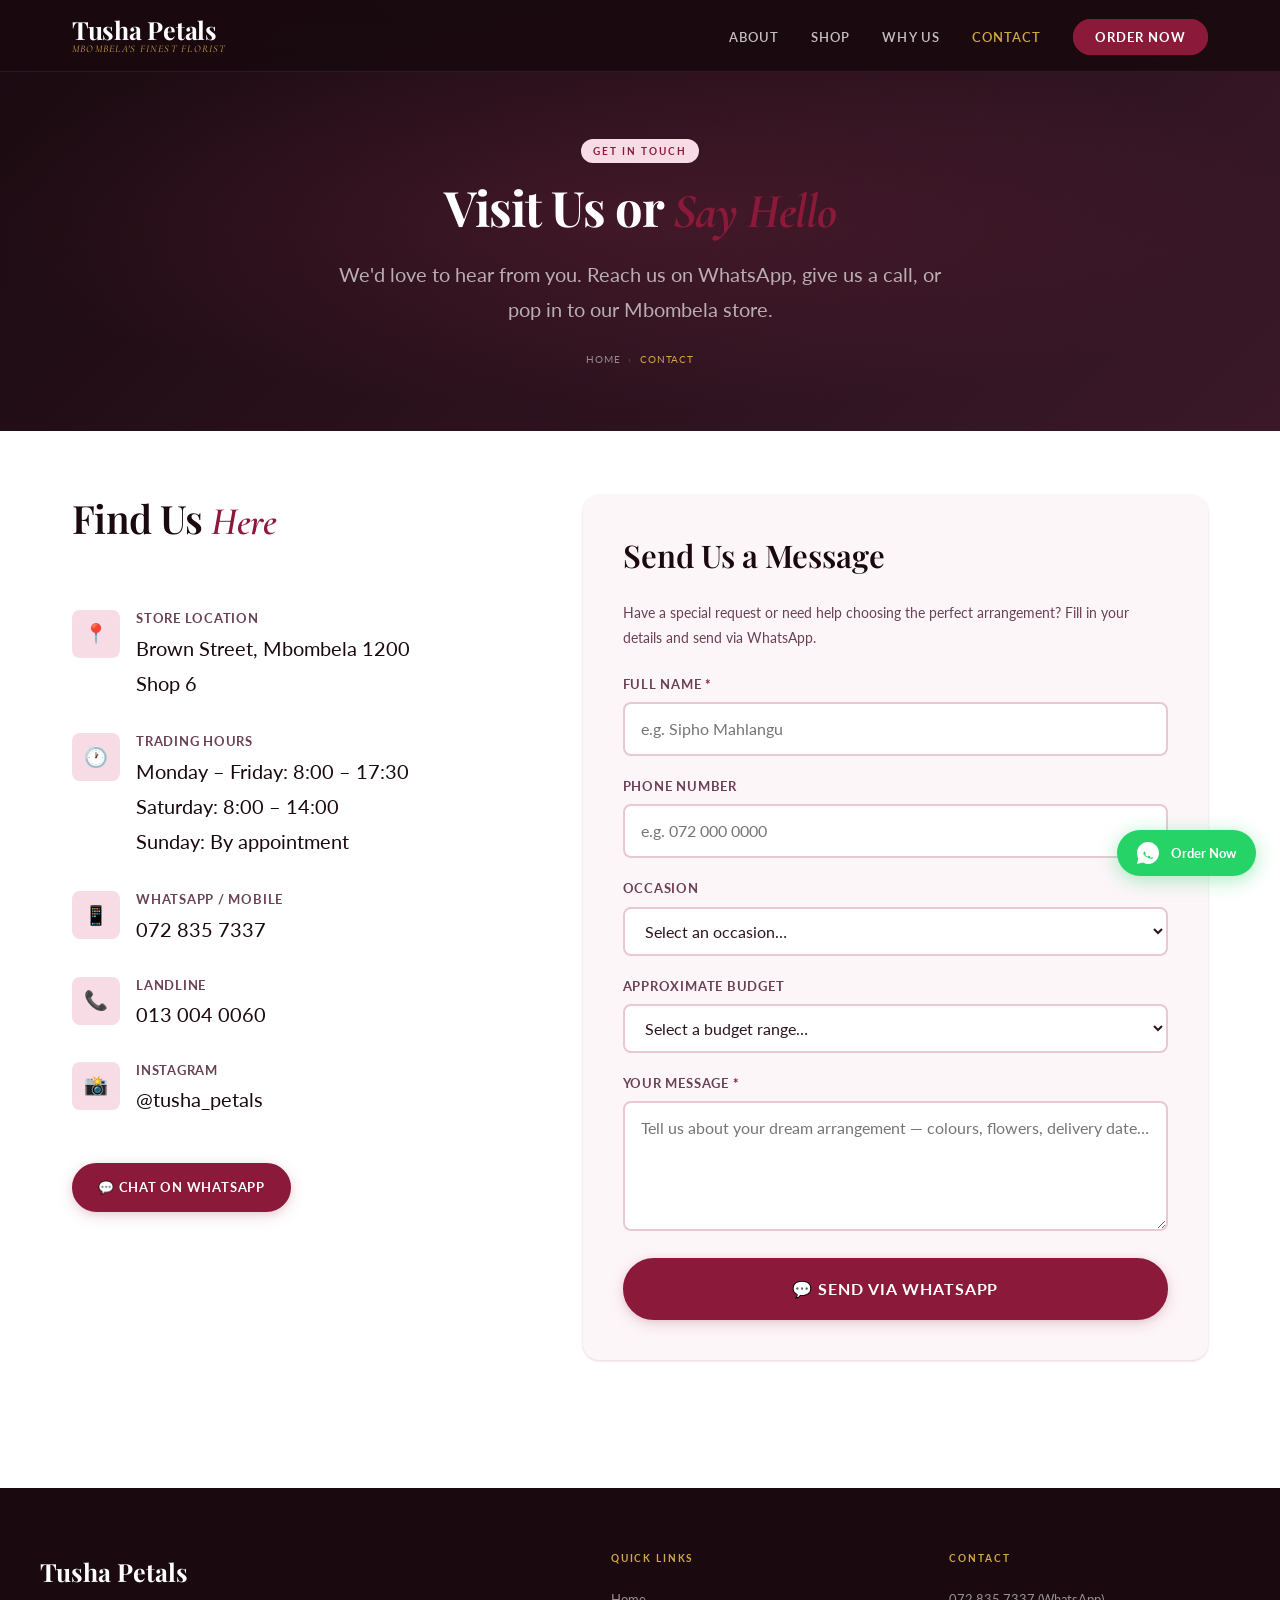
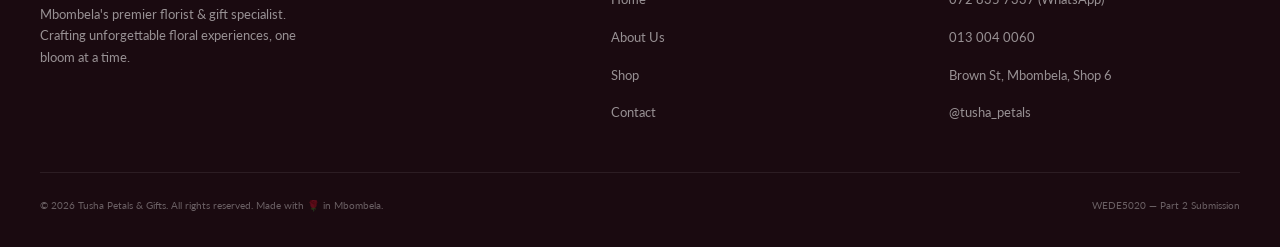
<file: contact.html>
<!DOCTYPE html>
<html lang="en">
<head>
  <meta charset="UTF-8" />
  <meta name="viewport" content="width=device-width, initial-scale=1.0" />
  <meta name="description" content="Contact Tusha Petals & Gifts — WhatsApp, phone, or visit our store in Mbombela. Same-day delivery available." />
  <title>Contact Us – Tusha Petals & Gifts</title>

  <!-- External Stylesheet (Part 2) -->
  <link rel="stylesheet" href="style.css" />

  <!-- Google Fonts -->
  <link rel="preconnect" href="https://fonts.googleapis.com" />
  <link rel="preconnect" href="https://fonts.gstatic.com" crossorigin />
  <link href="https://fonts.googleapis.com/css2?family=Playfair+Display:ital,wght@0,600;0,700;1,600&family=Lato:wght@400;600;700&family=Cormorant+Garamond:ital,wght@1,400;1,600&display=swap" rel="stylesheet" />
</head>
<body>

  <!-- NAV -->
  <nav class="site-nav" id="site-nav" role="navigation" aria-label="Primary navigation">
    <div class="nav-inner">
      <a href="index.html" class="nav-logo" aria-label="Tusha Petals homepage">
        <span class="logo-name">Tusha Petals</span>
        <span class="logo-tagline">Mbombela's Finest Florist</span>
      </a>
      <button class="nav-toggle" id="nav-toggle" aria-expanded="false" aria-controls="nav-links" aria-label="Toggle navigation">
        <span></span><span></span><span></span>
      </button>
      <ul class="nav-links" id="nav-links" role="list">
        <li><a href="index.html#about">About</a></li>
        <li><a href="shop.html">Shop</a></li>
        <li><a href="index.html#why">Why Us</a></li>
        <li><a href="contact.html" class="active">Contact</a></li>
        <li><a href="https://wa.me/27728357337?text=Hi!%20I'd%20like%20to%20place%20an%20order%20🌹" class="nav-cta" target="_blank" rel="noopener">Order Now</a></li>
      </ul>
    </div>
  </nav>

  <!-- PAGE BANNER -->
  <div class="page-banner">
    <div class="container">
      <span class="section-label">Get In Touch</span>
      <h1>Visit Us or <em>Say Hello</em></h1>
      <p>We'd love to hear from you. Reach us on WhatsApp, give us a call, or pop in to our Mbombela store.</p>
      <nav class="breadcrumb" aria-label="Breadcrumb">
        <a href="index.html">Home</a>
        <span aria-hidden="true">›</span>
        <span class="current" aria-current="page">Contact</span>
      </nav>
    </div>
  </div>

  <!-- CONTACT -->
  <section class="contact" style="padding-top: 4rem;" aria-labelledby="contact-heading">
    <div class="container">
      <div class="contact-grid">

        <div class="contact-info">
          <h2 id="contact-heading" style="margin-bottom: 2rem;">Find Us <em>Here</em></h2>

          <div class="contact-item">
            <div class="contact-icon" aria-hidden="true">📍</div>
            <div>
              <h4>Store Location</h4>
              <p>Brown Street, Mbombela 1200<br />Shop 6</p>
            </div>
          </div>

          <div class="contact-item">
            <div class="contact-icon" aria-hidden="true">🕐</div>
            <div>
              <h4>Trading Hours</h4>
              <p>Monday – Friday: 8:00 – 17:30<br />Saturday: 8:00 – 14:00<br />Sunday: By appointment</p>
            </div>
          </div>

          <div class="contact-item">
            <div class="contact-icon" aria-hidden="true">📱</div>
            <div>
              <h4>WhatsApp / Mobile</h4>
              <a href="https://wa.me/27728357337" target="_blank" rel="noopener">072 835 7337</a>
            </div>
          </div>

          <div class="contact-item">
            <div class="contact-icon" aria-hidden="true">📞</div>
            <div>
              <h4>Landline</h4>
              <a href="tel:0130040060">013 004 0060</a>
            </div>
          </div>

          <div class="contact-item">
            <div class="contact-icon" aria-hidden="true">📸</div>
            <div>
              <h4>Instagram</h4>
              <a href="https://instagram.com/tusha_petals" target="_blank" rel="noopener">@tusha_petals</a>
            </div>
          </div>

          <div style="margin-top: 1rem;">
            <a href="https://wa.me/27728357337?text=Hi%20Tusha%20Petals!%20I'd%20like%20to%20place%20an%20order" class="btn btn-primary" target="_blank" rel="noopener">
              💬 Chat on WhatsApp
            </a>
          </div>
        </div>

        <div class="contact-form">
          <h3>Send Us a Message</h3>
          <p style="margin-bottom: 1.5rem; font-size: 0.9rem; color: var(--clr-text-soft);">
            Have a special request or need help choosing the perfect arrangement? Fill in your details and send via WhatsApp.
          </p>

          <div class="form-group">
            <label for="name">Full Name <span aria-hidden="true" style="color:var(--clr-primary);">*</span></label>
            <input type="text" id="name" name="name" placeholder="e.g. Sipho Mahlangu" autocomplete="name" required />
          </div>

          <div class="form-group">
            <label for="phone">Phone Number</label>
            <input type="tel" id="phone" name="phone" placeholder="e.g. 072 000 0000" autocomplete="tel" />
          </div>

          <div class="form-group">
            <label for="occasion">Occasion</label>
            <select id="occasion" name="occasion">
              <option value="">Select an occasion…</option>
              <option value="birthday">Birthday</option>
              <option value="anniversary">Anniversary</option>
              <option value="wedding">Wedding</option>
              <option value="valentines">Valentine's Day</option>
              <option value="corporate">Corporate / Business</option>
              <option value="funeral">Sympathy / Funeral</option>
              <option value="other">Other</option>
            </select>
          </div>

          <div class="form-group">
            <label for="budget">Approximate Budget</label>
            <select id="budget" name="budget">
              <option value="">Select a budget range…</option>
              <option value="under500">Under R500</option>
              <option value="500-1000">R500 – R1 000</option>
              <option value="1000-2000">R1 000 – R2 000</option>
              <option value="2000plus">R2 000+</option>
            </select>
          </div>

          <div class="form-group">
            <label for="message">Your Message <span aria-hidden="true" style="color:var(--clr-primary);">*</span></label>
            <textarea id="message" name="message" placeholder="Tell us about your dream arrangement — colours, flowers, delivery date…" required></textarea>
          </div>

          <a
            href="https://wa.me/27728357337"
            class="btn btn-primary form-submit"
            target="_blank"
            rel="noopener"
          >
            💬 Send via WhatsApp
          </a>
        </div>

      </div>
    </div>
  </section>

  <!-- FOOTER -->
  <footer class="site-footer" role="contentinfo">
    <div class="footer-grid">
      <div class="footer-brand">
        <div class="logo-name">Tusha Petals</div>
        <p>Mbombela's premier florist &amp; gift specialist. Crafting unforgettable floral experiences, one bloom at a time.</p>
      </div>
      <div class="footer-col">
        <h4>Quick Links</h4>
        <ul>
          <li><a href="index.html">Home</a></li>
          <li><a href="index.html#about">About Us</a></li>
          <li><a href="shop.html">Shop</a></li>
          <li><a href="contact.html">Contact</a></li>
        </ul>
      </div>
      <div class="footer-col">
        <h4>Contact</h4>
        <ul>
          <li><a href="https://wa.me/27728357337" target="_blank" rel="noopener">072 835 7337 (WhatsApp)</a></li>
          <li><a href="tel:0130040060">013 004 0060</a></li>
          <li><a href="#">Brown St, Mbombela, Shop 6</a></li>
          <li><a href="https://instagram.com/tusha_petals" target="_blank" rel="noopener">@tusha_petals</a></li>
        </ul>
      </div>
    </div>
    <div class="footer-bottom">
      <p>© 2026 Tusha Petals &amp; Gifts. All rights reserved. Made with 🌹 in Mbombela.</p>
      <p>WEDE5020 — Part 2 Submission</p>
    </div>
  </footer>

  <a href="https://wa.me/27728357337?text=Hi%20Tusha%20Petals!%20I'd%20like%20to%20place%20an%20order%20🌹" class="whatsapp-float" target="_blank" rel="noopener" aria-label="Order on WhatsApp">
    <svg width="22" height="22" viewBox="0 0 32 32" fill="currentColor" aria-hidden="true"><path d="M16 0C7.163 0 0 7.163 0 16c0 2.836.742 5.5 2.04 7.82L0 32l8.385-2.017A15.93 15.93 0 0016 32c8.837 0 16-7.163 16-16S24.837 0 16 0zm8.287 22.287c-.343.963-2.01 1.843-2.757 1.957-.718.107-1.62.153-2.613-.163a24.06 24.06 0 01-2.366-.88C12.793 21.9 10.6 19.387 10.02 18.6c-.58-.787-.813-1.503-.833-1.77-.02-.267-.013-.81.217-1.303.233-.497.5-.75.7-.97.2-.22.44-.307.607-.307.173 0 .343.003.493.01.157.007.37-.06.58.44.213.503.72 1.75.783 1.877.063.127.103.277.02.443-.083.167-.123.267-.247.41-.123.143-.26.32-.37.43-.123.123-.25.257-.107.503.143.247.637 1.047 1.367 1.697.937.833 1.727 1.09 1.973 1.213.247.12.39.1.537-.06.147-.16.623-.727.79-.977.167-.25.333-.207.563-.123.23.083 1.463.69 1.713.817.25.127.417.19.48.297.063.107.063.617-.28 1.58z"/></svg>
    <span class="label-text">Order Now</span>
  </a>

  <script>
    const nav = document.getElementById('site-nav');
    window.addEventListener('scroll', () => { nav.classList.toggle('scrolled', window.scrollY > 60); });
    const toggle = document.getElementById('nav-toggle');
    const links  = document.getElementById('nav-links');
    toggle.addEventListener('click', () => {
      const open = links.classList.toggle('open');
      toggle.classList.toggle('open', open);
      toggle.setAttribute('aria-expanded', open);
    });
    links.querySelectorAll('a').forEach(a => {
      a.addEventListener('click', () => { links.classList.remove('open'); toggle.classList.remove('open'); toggle.setAttribute('aria-expanded','false'); });
    });
  </script>
</body>
</html>
</file>
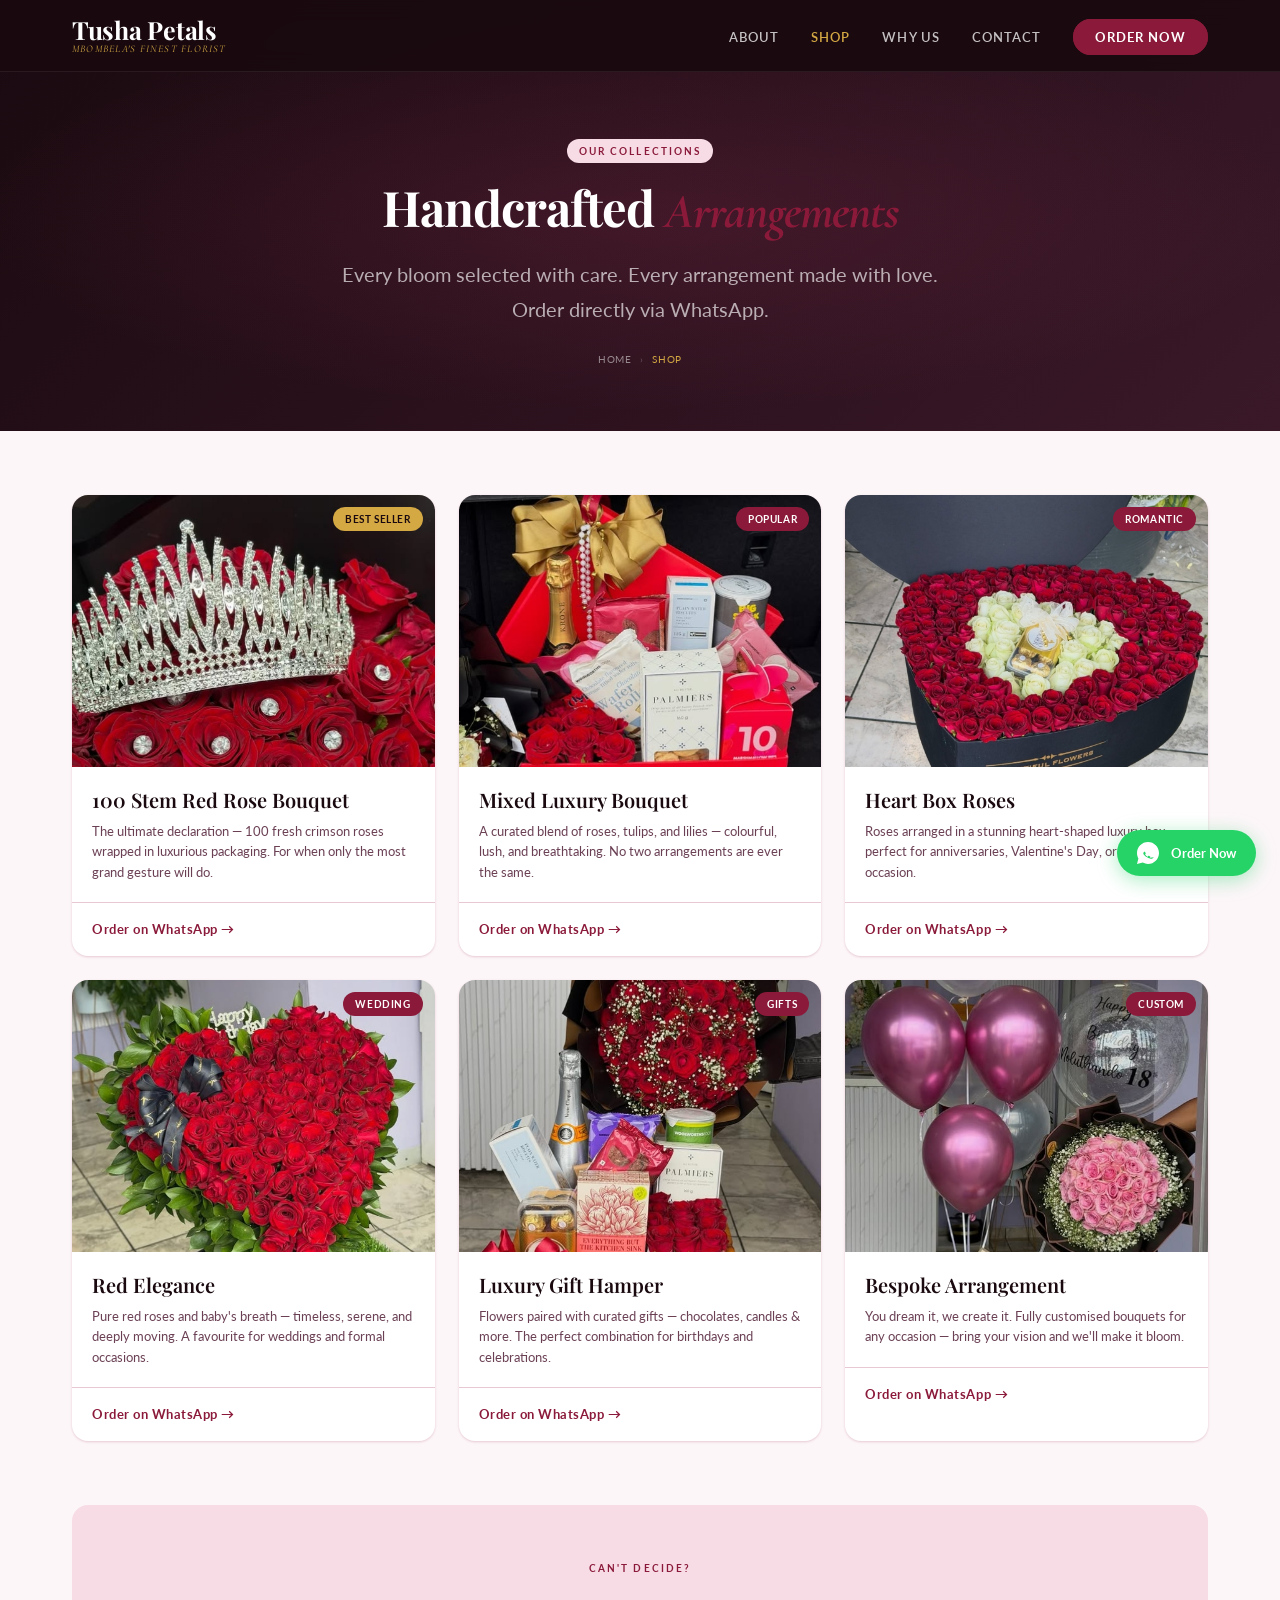
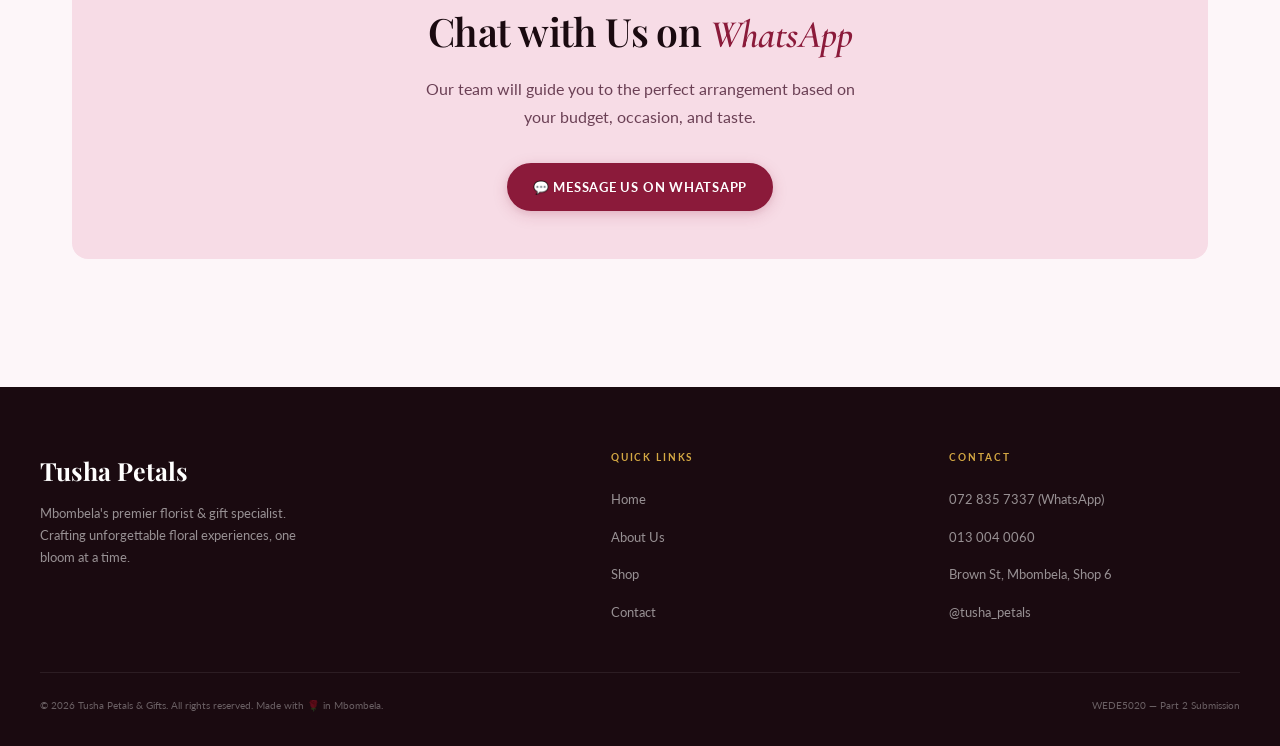
<file: shop.html>
<!DOCTYPE html>
<html lang="en">
<head>
  <meta charset="UTF-8" />
  <meta name="viewport" content="width=device-width, initial-scale=1.0" />
  <meta name="description" content="Browse Tusha Petals & Gifts full collection — luxury bouquets, hampers, wedding flowers and bespoke arrangements in Mbombela." />
  <title>Shop Collections – Tusha Petals & Gifts</title>

  <!-- External Stylesheet (Part 2) -->
  <link rel="stylesheet" href="style.css" />

  <!-- Google Fonts -->
  <link rel="preconnect" href="https://fonts.googleapis.com" />
  <link rel="preconnect" href="https://fonts.gstatic.com" crossorigin />
  <link href="https://fonts.googleapis.com/css2?family=Playfair+Display:ital,wght@0,600;0,700;1,600&family=Lato:wght@400;600;700&family=Cormorant+Garamond:ital,wght@1,400;1,600&display=swap" rel="stylesheet" />
</head>
<body>

  <!-- NAV -->
  <nav class="site-nav" id="site-nav" role="navigation" aria-label="Primary navigation">
    <div class="nav-inner">
      <a href="index.html" class="nav-logo" aria-label="Tusha Petals homepage">
        <span class="logo-name">Tusha Petals</span>
        <span class="logo-tagline">Mbombela's Finest Florist</span>
      </a>
      <button class="nav-toggle" id="nav-toggle" aria-expanded="false" aria-controls="nav-links" aria-label="Toggle navigation">
        <span></span><span></span><span></span>
      </button>
      <ul class="nav-links" id="nav-links" role="list">
        <li><a href="index.html#about">About</a></li>
        <li><a href="shop.html" class="active">Shop</a></li>
        <li><a href="index.html#why">Why Us</a></li>
        <li><a href="contact.html">Contact</a></li>
        <li><a href="https://wa.me/27728357337?text=Hi!%20I'd%20like%20to%20place%20an%20order%20🌹" class="nav-cta" target="_blank" rel="noopener">Order Now</a></li>
      </ul>
    </div>
  </nav>

  <!-- PAGE BANNER -->
  <div class="page-banner">
    <div class="container">
      <span class="section-label">Our Collections</span>
      <h1>Handcrafted <em>Arrangements</em></h1>
      <p>Every bloom selected with care. Every arrangement made with love. Order directly via WhatsApp.</p>
      <nav class="breadcrumb" aria-label="Breadcrumb">
        <a href="index.html">Home</a>
        <span aria-hidden="true">›</span>
        <span class="current" aria-current="page">Shop</span>
      </nav>
    </div>
  </div>

  <!-- SHOP GRID -->
  <section class="shop" style="padding-top: 4rem;" aria-labelledby="shop-heading">
    <div class="container">
      <h2 id="shop-heading" class="visually-hidden">All Collections</h2>

      <div class="products-grid">

        <article class="product-card">
          <div class="product-img-wrap">
            <picture>
              <source srcset="f1.jpeg 400w, f1.jpeg 800w" sizes="(max-width: 768px) 100vw, (max-width: 1024px) 50vw, 33vw" />
              <img src="f1.jpeg" alt="100 Stem Red Rose Bouquet — the ultimate declaration" width="600" height="450" loading="lazy" />
            </picture>
            <span class="product-badge gold">Best Seller</span>
          </div>
          <div class="product-info">
            <h3>100 Stem Red Rose Bouquet</h3>
            <p>The ultimate declaration — 100 fresh crimson roses wrapped in luxurious packaging. For when only the most grand gesture will do.</p>
          </div>
          <div class="product-footer">
            <a href="https://wa.me/27728357337?text=Hi!%20I'd%20like%20to%20order%20the%20100%20Red%20Roses%20bouquet%20🌹" class="product-link" target="_blank" rel="noopener">Order on WhatsApp →</a>
          </div>
        </article>

        <article class="product-card">
          <div class="product-img-wrap">
            <picture>
              <source srcset="f6.jpeg 400w, f6.jpeg 800w" sizes="(max-width: 768px) 100vw, (max-width: 1024px) 50vw, 33vw" />
              <img src="f6.jpeg" alt="Mixed Luxury Bouquet with roses, tulips and lilies" width="600" height="450" loading="lazy" />
            </picture>
            <span class="product-badge">Popular</span>
          </div>
          <div class="product-info">
            <h3>Mixed Luxury Bouquet</h3>
            <p>A curated blend of roses, tulips, and lilies — colourful, lush, and breathtaking. No two arrangements are ever the same.</p>
          </div>
          <div class="product-footer">
            <a href="https://wa.me/27728357337?text=Hi!%20I'd%20like%20to%20order%20a%20Mixed%20Luxury%20Bouquet%20🌸" class="product-link" target="_blank" rel="noopener">Order on WhatsApp →</a>
          </div>
        </article>

        <article class="product-card">
          <div class="product-img-wrap">
            <picture>
              <source srcset="f5.jpeg 400w, f5.jpeg 800w" sizes="(max-width: 768px) 100vw, (max-width: 1024px) 50vw, 33vw" />
              <img src="f5.jpeg" alt="Heart Box Roses — perfect for anniversaries" width="600" height="450" loading="lazy" />
            </picture>
            <span class="product-badge">Romantic</span>
          </div>
          <div class="product-info">
            <h3>Heart Box Roses</h3>
            <p>Roses arranged in a stunning heart-shaped luxury box — perfect for anniversaries, Valentine's Day, or any special occasion.</p>
          </div>
          <div class="product-footer">
            <a href="https://wa.me/27728357337?text=Hi!%20I'd%20like%20to%20order%20a%20Heart%20Box%20Arrangement%20❤️" class="product-link" target="_blank" rel="noopener">Order on WhatsApp →</a>
          </div>
        </article>

        <article class="product-card">
          <div class="product-img-wrap">
            <picture>
              <source srcset="f4.jpeg 400w, f4.jpeg 800w" sizes="(max-width: 768px) 100vw, (max-width: 1024px) 50vw, 33vw" />
              <img src="f4.jpeg" alt="Red Elegance bouquet with baby's breath — wedding flowers" width="600" height="450" loading="lazy" />
            </picture>
            <span class="product-badge">Wedding</span>
          </div>
          <div class="product-info">
            <h3>Red Elegance</h3>
            <p>Pure red roses and baby's breath — timeless, serene, and deeply moving. A favourite for weddings and formal occasions.</p>
          </div>
          <div class="product-footer">
            <a href="https://wa.me/27728357337?text=Hi!%20I'd%20like%20to%20order%20a%20White%20Elegance%20Bouquet%20🤍" class="product-link" target="_blank" rel="noopener">Order on WhatsApp →</a>
          </div>
        </article>

        <article class="product-card">
          <div class="product-img-wrap">
            <picture>
              <source srcset="f7.jpeg 400w, f7.jpeg 800w" sizes="(max-width: 768px) 100vw, (max-width: 1024px) 50vw, 33vw" />
              <img src="f7.jpeg" alt="Luxury Gift Hamper with flowers, chocolates and candles" width="600" height="450" loading="lazy" />
            </picture>
            <span class="product-badge">Gifts</span>
          </div>
          <div class="product-info">
            <h3>Luxury Gift Hamper</h3>
            <p>Flowers paired with curated gifts — chocolates, candles &amp; more. The perfect combination for birthdays and celebrations.</p>
          </div>
          <div class="product-footer">
            <a href="https://wa.me/27728357337?text=Hi!%20I'd%20like%20to%20order%20a%20Gift%20Hamper%20🎁" class="product-link" target="_blank" rel="noopener">Order on WhatsApp →</a>
          </div>
        </article>

        <article class="product-card">
          <div class="product-img-wrap">
            <picture>
              <source srcset="f8.jpeg 400w, f8.jpeg 800w" sizes="(max-width: 768px) 100vw, (max-width: 1024px) 50vw, 33vw" />
              <img src="f8.jpeg" alt="Bespoke custom arrangement — you dream it, we create it" width="600" height="450" loading="lazy" />
            </picture>
            <span class="product-badge">Custom</span>
          </div>
          <div class="product-info">
            <h3>Bespoke Arrangement</h3>
            <p>You dream it, we create it. Fully customised bouquets for any occasion — bring your vision and we'll make it bloom.</p>
          </div>
          <div class="product-footer">
            <a href="https://wa.me/27728357337?text=Hi!%20I'd%20like%20to%20discuss%20a%20custom%20arrangement%20✨" class="product-link" target="_blank" rel="noopener">Order on WhatsApp →</a>
          </div>
        </article>

      </div>

      <!-- CTA Banner -->
      <div style="text-align:center; margin-top: 4rem; padding: 3rem 2rem; background: var(--clr-primary-soft); border-radius: var(--radius-lg);">
        <span class="section-label">Can't Decide?</span>
        <h2 style="margin-top: 0.75rem; margin-bottom: 1rem;">Chat with Us on <em>WhatsApp</em></h2>
        <p style="max-width: 48ch; margin-inline: auto; margin-bottom: 2rem;">
          Our team will guide you to the perfect arrangement based on your budget, occasion, and taste.
        </p>
        <a href="https://wa.me/27728357337?text=Hi!%20I'd%20like%20to%20browse%20your%20full%20collection%20🌹" class="btn btn-primary" target="_blank" rel="noopener">
          💬 Message Us on WhatsApp
        </a>
      </div>

    </div>
  </section>

  <!-- FOOTER -->
  <footer class="site-footer" role="contentinfo">
    <div class="footer-grid">
      <div class="footer-brand">
        <div class="logo-name">Tusha Petals</div>
        <p>Mbombela's premier florist &amp; gift specialist. Crafting unforgettable floral experiences, one bloom at a time.</p>
      </div>
      <div class="footer-col">
        <h4>Quick Links</h4>
        <ul>
          <li><a href="index.html">Home</a></li>
          <li><a href="index.html#about">About Us</a></li>
          <li><a href="shop.html">Shop</a></li>
          <li><a href="contact.html">Contact</a></li>
        </ul>
      </div>
      <div class="footer-col">
        <h4>Contact</h4>
        <ul>
          <li><a href="https://wa.me/27728357337" target="_blank" rel="noopener">072 835 7337 (WhatsApp)</a></li>
          <li><a href="tel:0130040060">013 004 0060</a></li>
          <li><a href="#">Brown St, Mbombela, Shop 6</a></li>
          <li><a href="https://instagram.com/tusha_petals" target="_blank" rel="noopener">@tusha_petals</a></li>
        </ul>
      </div>
    </div>
    <div class="footer-bottom">
      <p>© 2026 Tusha Petals &amp; Gifts. All rights reserved. Made with 🌹 in Mbombela.</p>
      <p>WEDE5020 — Part 2 Submission</p>
    </div>
  </footer>

  <a href="https://wa.me/27728357337?text=Hi%20Tusha%20Petals!%20I'd%20like%20to%20place%20an%20order%20🌹" class="whatsapp-float" target="_blank" rel="noopener" aria-label="Order on WhatsApp">
    <svg width="22" height="22" viewBox="0 0 32 32" fill="currentColor" aria-hidden="true"><path d="M16 0C7.163 0 0 7.163 0 16c0 2.836.742 5.5 2.04 7.82L0 32l8.385-2.017A15.93 15.93 0 0016 32c8.837 0 16-7.163 16-16S24.837 0 16 0zm8.287 22.287c-.343.963-2.01 1.843-2.757 1.957-.718.107-1.62.153-2.613-.163a24.06 24.06 0 01-2.366-.88C12.793 21.9 10.6 19.387 10.02 18.6c-.58-.787-.813-1.503-.833-1.77-.02-.267-.013-.81.217-1.303.233-.497.5-.75.7-.97.2-.22.44-.307.607-.307.173 0 .343.003.493.01.157.007.37-.06.58.44.213.503.72 1.75.783 1.877.063.127.103.277.02.443-.083.167-.123.267-.247.41-.123.143-.26.32-.37.43-.123.123-.25.257-.107.503.143.247.637 1.047 1.367 1.697.937.833 1.727 1.09 1.973 1.213.247.12.39.1.537-.06.147-.16.623-.727.79-.977.167-.25.333-.207.563-.123.23.083 1.463.69 1.713.817.25.127.417.19.48.297.063.107.063.617-.28 1.58z"/></svg>
    <span class="label-text">Order Now</span>
  </a>

  <script>
    const nav = document.getElementById('site-nav');
    window.addEventListener('scroll', () => { nav.classList.toggle('scrolled', window.scrollY > 60); });
    const toggle = document.getElementById('nav-toggle');
    const links  = document.getElementById('nav-links');
    toggle.addEventListener('click', () => {
      const open = links.classList.toggle('open');
      toggle.classList.toggle('open', open);
      toggle.setAttribute('aria-expanded', open);
    });
    links.querySelectorAll('a').forEach(a => {
      a.addEventListener('click', () => { links.classList.remove('open'); toggle.classList.remove('open'); toggle.setAttribute('aria-expanded','false'); });
    });
  </script>
</body>
</html>
</file>
<file: style.css>
/* ============================================================
   TUSHA PETALS & GIFTS — style.css
   Part 2 — External Stylesheet
   WEDE5020 Portfolio of Evidence
   ============================================================ */

/* ------------------------------------------------------------
   1. CSS RESET
   Removes default browser margins, paddings & inconsistencies
   ------------------------------------------------------------ */
*, *::before, *::after {
  box-sizing: border-box;
  margin: 0;
  padding: 0;
}

html {
  font-size: 16px;
  scroll-behavior: smooth;
  -webkit-text-size-adjust: 100%;
}

body {
  min-height: 100vh;
  line-height: 1.6;
  -webkit-font-smoothing: antialiased;
  -moz-osx-font-smoothing: grayscale;
}

img, picture, video, canvas, svg {
  display: block;
  max-width: 100%;
}

input, button, textarea, select {
  font: inherit;
}

p, h1, h2, h3, h4, h5, h6 {
  overflow-wrap: break-word;
}

ul, ol {
  list-style: none;
}

a {
  text-decoration: none;
  color: inherit;
}

/* ------------------------------------------------------------
   2. GLOBAL CSS VARIABLES (Design Tokens)
   ------------------------------------------------------------ */
:root {
  /* --- Colour Scheme --- */
  --clr-primary:       #8b1a3a;   /* deep rose / burgundy */
  --clr-primary-light: #c94070;   /* medium rose */
  --clr-primary-soft:  #f7dce6;   /* blush pink tint */
  --clr-accent:        #d4a843;   /* warm gold */
  --clr-accent-light:  #f3e0a8;   /* light gold */
  --clr-dark:          #1a0a10;   /* near-black */
  --clr-dark-mid:      #3a1828;   /* dark plum */
  --clr-mid:           #7a4a5c;   /* mid tone */
  --clr-light:         #fdf6f9;   /* off-white */
  --clr-white:         #ffffff;
  --clr-text:          #2c1420;
  --clr-text-soft:     #6b4055;
  --clr-border:        #e8c8d5;

  /* --- Typography --- */
  --ff-display:  'Playfair Display', 'Georgia', serif;
  --ff-body:     'Lato', 'Helvetica Neue', Arial, sans-serif;
  --ff-accent:   'Cormorant Garamond', 'Georgia', serif;

  /* --- Type Scale (Major Third — 1.250) --- */
  --fs-xs:    0.64rem;    /* 10.24px */
  --fs-sm:    0.8rem;     /* 12.8px  */
  --fs-base:  1rem;       /* 16px    */
  --fs-md:    1.25rem;    /* 20px    */
  --fs-lg:    1.563rem;   /* 25px    */
  --fs-xl:    1.953rem;   /* 31.25px */
  --fs-2xl:   2.441rem;   /* 39px    */
  --fs-3xl:   3.052rem;   /* 48.8px  */
  --fs-4xl:   3.815rem;   /* 61px    */

  /* --- Spacing Scale --- */
  --sp-1:  0.25rem;
  --sp-2:  0.5rem;
  --sp-3:  0.75rem;
  --sp-4:  1rem;
  --sp-5:  1.25rem;
  --sp-6:  1.5rem;
  --sp-8:  2rem;
  --sp-10: 2.5rem;
  --sp-12: 3rem;
  --sp-16: 4rem;
  --sp-20: 5rem;
  --sp-24: 6rem;
  --sp-32: 8rem;

  /* --- Layout --- */
  --max-width:      1200px;
  --nav-height:     4.5rem;
  --section-pad:    var(--sp-24) var(--sp-8);

  /* --- Effects --- */
  --radius-sm:    4px;
  --radius-md:    8px;
  --radius-lg:    16px;
  --radius-full:  9999px;
  --shadow-sm:    0 1px 3px rgba(139,26,58,.12), 0 1px 2px rgba(139,26,58,.08);
  --shadow-md:    0 4px 16px rgba(139,26,58,.15), 0 2px 6px rgba(139,26,58,.1);
  --shadow-lg:    0 10px 40px rgba(139,26,58,.2), 0 4px 12px rgba(139,26,58,.12);
  --shadow-glow:  0 0 30px rgba(201,64,112,.25);
  --transition:   all 0.28s cubic-bezier(0.4, 0, 0.2, 1);
}

/* ------------------------------------------------------------
   3. BASE / GLOBAL STYLES
   ------------------------------------------------------------ */
body {
  font-family: var(--ff-body);
  font-size: var(--fs-base);
  color: var(--clr-text);
  background-color: var(--clr-light);
}

/* --- Typography Hierarchy --- */
h1 {
  font-family: var(--ff-display);
  font-size: var(--fs-3xl);
  font-weight: 700;
  line-height: 1.15;
  letter-spacing: -0.02em;
  color: var(--clr-dark);
}

h2 {
  font-family: var(--ff-display);
  font-size: var(--fs-2xl);
  font-weight: 600;
  line-height: 1.2;
  letter-spacing: -0.015em;
  color: var(--clr-dark);
}

h3 {
  font-family: var(--ff-display);
  font-size: var(--fs-xl);
  font-weight: 600;
  line-height: 1.3;
  color: var(--clr-dark);
}

h4, h5, h6 {
  font-family: var(--ff-body);
  font-weight: 700;
  line-height: 1.35;
  color: var(--clr-dark);
}

h4 { font-size: var(--fs-md); }
h5 { font-size: var(--fs-base); }
h6 { font-size: var(--fs-sm); }

p {
  font-family: var(--ff-body);
  font-size: var(--fs-base);
  line-height: 1.75;
  color: var(--clr-text-soft);
}

em, i {
  font-family: var(--ff-accent);
  font-style: italic;
  color: var(--clr-primary);
}

strong {
  font-weight: 700;
  color: var(--clr-dark);
}

/* --- Layout Wrapper --- */
.container {
  width: 100%;
  max-width: var(--max-width);
  margin-inline: auto;
  padding-inline: var(--sp-8);
}

section {
  padding: var(--section-pad);
}

/* --- Section Labels --- */
.section-label {
  display: inline-block;
  font-family: var(--ff-body);
  font-size: var(--fs-xs);
  font-weight: 700;
  letter-spacing: 0.2em;
  text-transform: uppercase;
  color: var(--clr-primary);
  background-color: var(--clr-primary-soft);
  padding: var(--sp-1) var(--sp-3);
  border-radius: var(--radius-full);
  margin-bottom: var(--sp-4);
}

.section-heading {
  text-align: center;
  margin-bottom: var(--sp-12);
}

.section-heading h2 {
  margin-top: var(--sp-3);
}

.section-heading p {
  max-width: 52ch;
  margin-inline: auto;
  margin-top: var(--sp-4);
  font-size: var(--fs-md);
}

/* --- Decorative Divider --- */
.divider {
  width: 4rem;
  height: 3px;
  background: linear-gradient(90deg, var(--clr-primary), var(--clr-accent));
  border-radius: var(--radius-full);
  margin-inline: auto;
  margin-block: var(--sp-4);
}

/* ------------------------------------------------------------
   4. BUTTONS
   ------------------------------------------------------------ */
.btn {
  display: inline-flex;
  align-items: center;
  gap: var(--sp-2);
  font-family: var(--ff-body);
  font-size: var(--fs-sm);
  font-weight: 700;
  letter-spacing: 0.06em;
  text-transform: uppercase;
  padding: var(--sp-3) var(--sp-6);
  border-radius: var(--radius-full);
  border: 2px solid transparent;
  cursor: pointer;
  transition: var(--transition);
}

.btn-primary {
  background-color: var(--clr-primary);
  color: var(--clr-white);
  border-color: var(--clr-primary);
  box-shadow: var(--shadow-md);
}

.btn-primary:hover,
.btn-primary:focus {
  background-color: var(--clr-primary-light);
  border-color: var(--clr-primary-light);
  box-shadow: var(--shadow-glow);
  transform: translateY(-2px);
}

.btn-primary:active {
  transform: translateY(0);
  box-shadow: var(--shadow-sm);
}

.btn-outline {
  background-color: transparent;
  color: var(--clr-white);
  border-color: rgba(255,255,255,0.6);
}

.btn-outline:hover,
.btn-outline:focus {
  background-color: rgba(255,255,255,0.12);
  border-color: var(--clr-white);
  transform: translateY(-2px);
}

.btn-outline:active {
  transform: translateY(0);
}

.btn-gold {
  background-color: var(--clr-accent);
  color: var(--clr-dark);
  border-color: var(--clr-accent);
  box-shadow: 0 4px 16px rgba(212,168,67,.35);
}

.btn-gold:hover,
.btn-gold:focus {
  background-color: #c49a35;
  transform: translateY(-2px);
  box-shadow: 0 8px 24px rgba(212,168,67,.45);
}

.btn-gold:active {
  transform: translateY(0);
}

/* ------------------------------------------------------------
   5. NAVIGATION
   ------------------------------------------------------------ */
.site-nav {
  position: fixed;
  top: 0;
  left: 0;
  right: 0;
  z-index: 1000;
  height: var(--nav-height);
  display: flex;
  align-items: center;
  background: rgba(26, 10, 16, 0.92);
  backdrop-filter: blur(12px);
  -webkit-backdrop-filter: blur(12px);
  border-bottom: 1px solid rgba(255,255,255,0.07);
  transition: var(--transition);
}

.site-nav.scrolled {
  background: rgba(26, 10, 16, 0.98);
  box-shadow: 0 4px 20px rgba(0,0,0,0.3);
}

.nav-inner {
  display: flex;
  align-items: center;
  justify-content: space-between;
  width: 100%;
  max-width: var(--max-width);
  margin-inline: auto;
  padding-inline: var(--sp-8);
}

.nav-logo {
  display: flex;
  flex-direction: column;
  line-height: 1.1;
}

.nav-logo .logo-name {
  font-family: var(--ff-display);
  font-size: var(--fs-lg);
  font-weight: 700;
  color: var(--clr-white);
  letter-spacing: -0.01em;
}

.nav-logo .logo-tagline {
  font-family: var(--ff-accent);
  font-size: var(--fs-xs);
  color: var(--clr-accent);
  letter-spacing: 0.12em;
  text-transform: uppercase;
  font-style: italic;
}

.nav-links {
  display: flex;
  align-items: center;
  gap: var(--sp-8);
}

.nav-links a {
  font-size: var(--fs-sm);
  font-weight: 600;
  letter-spacing: 0.08em;
  text-transform: uppercase;
  color: rgba(255,255,255,0.75);
  position: relative;
  padding-bottom: var(--sp-1);
  transition: var(--transition);
}

.nav-links a::after {
  content: '';
  position: absolute;
  bottom: -2px;
  left: 0;
  width: 0;
  height: 2px;
  background: linear-gradient(90deg, var(--clr-primary-light), var(--clr-accent));
  border-radius: var(--radius-full);
  transition: width 0.3s ease;
}

.nav-links a:hover,
.nav-links a:focus {
  color: var(--clr-white);
}

.nav-links a:hover::after,
.nav-links a:focus::after {
  width: 100%;
}

.nav-links a.active {
  color: var(--clr-accent);
}

.nav-cta {
  background-color: var(--clr-primary);
  color: var(--clr-white) !important;
  padding: var(--sp-2) var(--sp-5) !important;
  border-radius: var(--radius-full);
  font-weight: 700 !important;
  border: 2px solid var(--clr-primary);
  transition: var(--transition) !important;
}

.nav-cta:hover,
.nav-cta:focus {
  background-color: var(--clr-primary-light) !important;
  border-color: var(--clr-primary-light) !important;
}

.nav-cta::after {
  display: none !important;
}

/* --- Hamburger Menu --- */
.nav-toggle {
  display: none;
  flex-direction: column;
  gap: 5px;
  cursor: pointer;
  padding: var(--sp-2);
  background: none;
  border: none;
}

.nav-toggle span {
  display: block;
  width: 24px;
  height: 2px;
  background-color: var(--clr-white);
  border-radius: var(--radius-full);
  transition: var(--transition);
}

.nav-toggle.open span:nth-child(1) {
  transform: translateY(7px) rotate(45deg);
}

.nav-toggle.open span:nth-child(2) {
  opacity: 0;
}

.nav-toggle.open span:nth-child(3) {
  transform: translateY(-7px) rotate(-45deg);
}

/* ------------------------------------------------------------
   6. HERO SECTION
   ------------------------------------------------------------ */
.hero {
  min-height: 100vh;
  display: flex;
  align-items: center;
  position: relative;
  overflow: hidden;
  background: linear-gradient(135deg,
    var(--clr-dark) 0%,
    var(--clr-dark-mid) 40%,
    #5c1a30 100%);
  padding-top: var(--nav-height);
}

.hero::before {
  content: '';
  position: absolute;
  inset: 0;
  background:
    radial-gradient(ellipse 70% 60% at 70% 50%, rgba(201,64,112,.18) 0%, transparent 70%),
    radial-gradient(ellipse 40% 40% at 20% 80%, rgba(212,168,67,.12) 0%, transparent 60%);
  pointer-events: none;
}

.hero-inner {
  position: relative;
  z-index: 1;
  display: grid;
  grid-template-columns: 1fr 1fr;
  align-items: center;
  gap: var(--sp-16);
  width: 100%;
  max-width: var(--max-width);
  margin-inline: auto;
  padding-inline: var(--sp-8);
  padding-block: var(--sp-24);
}

.hero-content {
  display: flex;
  flex-direction: column;
  gap: var(--sp-6);
}

.hero-label {
  display: inline-flex;
  align-items: center;
  gap: var(--sp-2);
  font-size: var(--fs-xs);
  font-weight: 700;
  letter-spacing: 0.2em;
  text-transform: uppercase;
  color: var(--clr-accent);
  border: 1px solid rgba(212,168,67,.4);
  border-radius: var(--radius-full);
  padding: var(--sp-1) var(--sp-4);
  width: fit-content;
}

.hero h1 {
  color: var(--clr-white);
  font-size: var(--fs-4xl);
}

.hero h1 em {
  color: var(--clr-primary-light);
  font-family: var(--ff-display);
  font-style: italic;
}

.hero-sub {
  font-size: var(--fs-md);
  color: rgba(255,255,255,0.7);
  line-height: 1.65;
  max-width: 44ch;
}

.hero-actions {
  display: flex;
  flex-wrap: wrap;
  gap: var(--sp-4);
  margin-top: var(--sp-2);
}

.hero-image-wrap {
  position: relative;
  aspect-ratio: 4 / 5;
  border-radius: var(--radius-lg);
  overflow: hidden;
  box-shadow: var(--shadow-lg), 0 0 60px rgba(139,26,58,.3);
}

.hero-image-wrap img {
  width: 100%;
  height: 100%;
  object-fit: cover;
  transition: transform 0.6s ease;
}

.hero-image-wrap:hover img {
  transform: scale(1.04);
}

.hero-badge {
  position: absolute;
  bottom: var(--sp-6);
  left: var(--sp-6);
  background: rgba(26,10,16,0.85);
  backdrop-filter: blur(8px);
  border: 1px solid rgba(212,168,67,.4);
  border-radius: var(--radius-md);
  padding: var(--sp-3) var(--sp-4);
  color: var(--clr-white);
}

.hero-badge .badge-val {
  font-family: var(--ff-display);
  font-size: var(--fs-xl);
  font-weight: 700;
  color: var(--clr-accent);
  line-height: 1;
}

.hero-badge .badge-label {
  font-size: var(--fs-xs);
  color: rgba(255,255,255,0.6);
  letter-spacing: 0.06em;
}

/* --- Ticker / Marquee --- */
.hero-ticker {
  background: var(--clr-primary);
  padding-block: var(--sp-3);
  overflow: hidden;
  white-space: nowrap;
}

.ticker-track {
  display: inline-flex;
  animation: ticker 30s linear infinite;
}

.ticker-track span {
  font-family: var(--ff-body);
  font-size: var(--fs-sm);
  font-weight: 600;
  letter-spacing: 0.08em;
  text-transform: uppercase;
  color: var(--clr-white);
  padding-inline: var(--sp-8);
}

.ticker-track span::before {
  content: '✦';
  margin-right: var(--sp-8);
  opacity: 0.6;
}

@keyframes ticker {
  from { transform: translateX(0); }
  to   { transform: translateX(-50%); }
}

/* ------------------------------------------------------------
   7. ABOUT SECTION
   ------------------------------------------------------------ */
.about {
  background-color: var(--clr-white);
}

.about-grid {
  display: grid;
  grid-template-columns: 1fr 1fr;
  gap: var(--sp-16);
  align-items: center;
}

.about-image-stack {
  position: relative;
  height: 520px;
}

.about-img-main {
  position: absolute;
  top: 0;
  left: 0;
  width: 70%;
  height: 80%;
  border-radius: var(--radius-lg);
  overflow: hidden;
  box-shadow: var(--shadow-lg);
}

.about-img-secondary {
  position: absolute;
  bottom: 0;
  right: 0;
  width: 55%;
  height: 55%;
  border-radius: var(--radius-lg);
  overflow: hidden;
  box-shadow: var(--shadow-lg);
  border: 4px solid var(--clr-white);
}

.about-img-main img,
.about-img-secondary img {
  width: 100%;
  height: 100%;
  object-fit: cover;
  transition: transform 0.5s ease;
}

.about-img-main:hover img,
.about-img-secondary:hover img {
  transform: scale(1.05);
}

.about-floater {
  position: absolute;
  top: 50%;
  left: 60%;
  transform: translate(-50%, -50%);
  background: linear-gradient(135deg, var(--clr-primary), var(--clr-primary-light));
  color: var(--clr-white);
  border-radius: var(--radius-md);
  padding: var(--sp-4) var(--sp-5);
  text-align: center;
  box-shadow: var(--shadow-md);
  z-index: 10;
}

.about-floater .floater-val {
  font-family: var(--ff-display);
  font-size: var(--fs-xl);
  font-weight: 700;
  line-height: 1;
}

.about-floater .floater-label {
  font-size: var(--fs-xs);
  opacity: 0.85;
  letter-spacing: 0.06em;
}

.about-content {
  display: flex;
  flex-direction: column;
  gap: var(--sp-6);
}

.about-content h2 {
  font-size: var(--fs-2xl);
}

.stats-row {
  display: flex;
  gap: var(--sp-8);
  padding-top: var(--sp-4);
  border-top: 1px solid var(--clr-border);
  margin-top: var(--sp-2);
}

.stat-item {
  display: flex;
  flex-direction: column;
  gap: var(--sp-1);
}

.stat-val {
  font-family: var(--ff-display);
  font-size: var(--fs-xl);
  font-weight: 700;
  color: var(--clr-primary);
  line-height: 1;
}

.stat-label {
  font-size: var(--fs-sm);
  color: var(--clr-text-soft);
  letter-spacing: 0.04em;
}

/* ------------------------------------------------------------
   8. SHOP / PRODUCTS SECTION
   ------------------------------------------------------------ */
.shop {
  background-color: var(--clr-light);
}

.products-grid {
  display: grid;
  grid-template-columns: repeat(3, 1fr);
  gap: var(--sp-6);
}

.product-card {
  background: var(--clr-white);
  border-radius: var(--radius-lg);
  overflow: hidden;
  box-shadow: var(--shadow-sm);
  transition: var(--transition);
  position: relative;
}

.product-card:hover {
  transform: translateY(-6px);
  box-shadow: var(--shadow-lg);
}

.product-img-wrap {
  position: relative;
  aspect-ratio: 4 / 3;
  overflow: hidden;
}

.product-img-wrap img {
  width: 100%;
  height: 100%;
  object-fit: cover;
  transition: transform 0.5s ease;
}

.product-card:hover .product-img-wrap img {
  transform: scale(1.08);
}

.product-badge {
  position: absolute;
  top: var(--sp-3);
  right: var(--sp-3);
  font-size: var(--fs-xs);
  font-weight: 700;
  letter-spacing: 0.06em;
  text-transform: uppercase;
  color: var(--clr-white);
  background-color: var(--clr-primary);
  padding: var(--sp-1) var(--sp-3);
  border-radius: var(--radius-full);
}

.product-badge.gold {
  background-color: var(--clr-accent);
  color: var(--clr-dark);
}

.product-info {
  padding: var(--sp-5);
}

.product-info h3 {
  font-size: var(--fs-md);
  margin-bottom: var(--sp-2);
}

.product-info p {
  font-size: var(--fs-sm);
  line-height: 1.6;
  color: var(--clr-text-soft);
}

.product-footer {
  display: flex;
  align-items: center;
  justify-content: space-between;
  padding: var(--sp-4) var(--sp-5);
  border-top: 1px solid var(--clr-border);
}

.product-link {
  display: inline-flex;
  align-items: center;
  gap: var(--sp-2);
  font-size: var(--fs-sm);
  font-weight: 700;
  color: var(--clr-primary);
  letter-spacing: 0.04em;
  transition: var(--transition);
}

.product-link:hover,
.product-link:focus {
  color: var(--clr-primary-light);
  gap: var(--sp-3);
}

.products-cta {
  text-align: center;
  margin-top: var(--sp-12);
}

/* ------------------------------------------------------------
   9. WHY US / FEATURES SECTION
   ------------------------------------------------------------ */
.why {
  background: linear-gradient(150deg, var(--clr-dark-mid) 0%, var(--clr-dark) 100%);
  color: var(--clr-white);
}

.why .section-heading h2,
.why .section-heading p {
  color: var(--clr-white);
}

.why .section-heading p {
  color: rgba(255,255,255,0.65);
}

.why .section-label {
  background-color: rgba(255,255,255,0.1);
  color: var(--clr-accent);
}

.features-grid {
  display: grid;
  grid-template-columns: repeat(3, 1fr);
  gap: var(--sp-6);
}

.feature-card {
  background: rgba(255,255,255,0.05);
  border: 1px solid rgba(255,255,255,0.1);
  border-radius: var(--radius-lg);
  padding: var(--sp-8);
  transition: var(--transition);
}

.feature-card:hover {
  background: rgba(255,255,255,0.09);
  border-color: rgba(212,168,67,.4);
  transform: translateY(-4px);
  box-shadow: 0 8px 32px rgba(0,0,0,.3);
}

.feature-icon {
  font-size: 2.2rem;
  margin-bottom: var(--sp-4);
  display: block;
}

.feature-card h3 {
  color: var(--clr-white);
  font-size: var(--fs-md);
  margin-bottom: var(--sp-3);
}

.feature-card p {
  color: rgba(255,255,255,0.6);
  font-size: var(--fs-sm);
  line-height: 1.7;
}

/* ------------------------------------------------------------
   10. TESTIMONIALS SECTION
   ------------------------------------------------------------ */
.testimonials {
  background-color: var(--clr-primary-soft);
}

.testimonials-grid {
  display: grid;
  grid-template-columns: repeat(3, 1fr);
  gap: var(--sp-6);
}

.testimonial-card {
  background: var(--clr-white);
  border-radius: var(--radius-lg);
  padding: var(--sp-8);
  box-shadow: var(--shadow-sm);
  position: relative;
  transition: var(--transition);
}

.testimonial-card:hover {
  box-shadow: var(--shadow-md);
  transform: translateY(-3px);
}

.testimonial-card::before {
  content: '\201C';
  position: absolute;
  top: var(--sp-4);
  right: var(--sp-5);
  font-family: var(--ff-display);
  font-size: 5rem;
  line-height: 1;
  color: var(--clr-primary-soft);
}

.stars {
  color: var(--clr-accent);
  font-size: var(--fs-md);
  margin-bottom: var(--sp-4);
  letter-spacing: 2px;
}

.testimonial-card blockquote {
  font-family: var(--ff-accent);
  font-size: var(--fs-md);
  line-height: 1.6;
  color: var(--clr-text);
  font-style: italic;
  margin-bottom: var(--sp-5);
}

.testimonial-author {
  display: flex;
  align-items: center;
  gap: var(--sp-3);
  border-top: 1px solid var(--clr-border);
  padding-top: var(--sp-4);
}

.author-avatar {
  width: 2.5rem;
  height: 2.5rem;
  border-radius: 50%;
  background: linear-gradient(135deg, var(--clr-primary), var(--clr-accent));
  display: flex;
  align-items: center;
  justify-content: center;
  color: var(--clr-white);
  font-weight: 700;
  font-size: var(--fs-sm);
  flex-shrink: 0;
}

.author-name {
  font-weight: 700;
  font-size: var(--fs-sm);
  color: var(--clr-dark);
  display: block;
}

.author-loc {
  font-size: var(--fs-xs);
  color: var(--clr-text-soft);
}

/* ------------------------------------------------------------
   11. CONTACT SECTION
   ------------------------------------------------------------ */
.contact {
  background-color: var(--clr-white);
}

.contact-grid {
  display: grid;
  grid-template-columns: 1fr 1.4fr;
  gap: var(--sp-16);
  align-items: start;
}

.contact-info {
  display: flex;
  flex-direction: column;
  gap: var(--sp-8);
}

.contact-item {
  display: flex;
  gap: var(--sp-4);
  align-items: flex-start;
}

.contact-icon {
  width: 3rem;
  height: 3rem;
  background: var(--clr-primary-soft);
  border-radius: var(--radius-md);
  display: flex;
  align-items: center;
  justify-content: center;
  font-size: 1.2rem;
  flex-shrink: 0;
}

.contact-item h4 {
  font-size: var(--fs-sm);
  font-weight: 700;
  letter-spacing: 0.06em;
  text-transform: uppercase;
  color: var(--clr-text-soft);
  margin-bottom: var(--sp-1);
}

.contact-item a,
.contact-item p {
  font-size: var(--fs-md);
  color: var(--clr-dark);
  transition: var(--transition);
}

.contact-item a:hover,
.contact-item a:focus {
  color: var(--clr-primary);
}

/* --- Contact Form --- */
.contact-form {
  background: var(--clr-light);
  border-radius: var(--radius-lg);
  padding: var(--sp-10);
  box-shadow: var(--shadow-sm);
}

.contact-form h3 {
  margin-bottom: var(--sp-6);
  font-size: var(--fs-xl);
}

.form-group {
  margin-bottom: var(--sp-5);
}

.form-group label {
  display: block;
  font-size: var(--fs-sm);
  font-weight: 700;
  letter-spacing: 0.06em;
  text-transform: uppercase;
  color: var(--clr-text-soft);
  margin-bottom: var(--sp-2);
}

.form-group input,
.form-group select,
.form-group textarea {
  width: 100%;
  padding: var(--sp-3) var(--sp-4);
  font-family: var(--ff-body);
  font-size: var(--fs-base);
  color: var(--clr-text);
  background: var(--clr-white);
  border: 2px solid var(--clr-border);
  border-radius: var(--radius-md);
  outline: none;
  transition: var(--transition);
}

.form-group input:focus,
.form-group select:focus,
.form-group textarea:focus {
  border-color: var(--clr-primary);
  box-shadow: 0 0 0 4px rgba(139,26,58,.1);
}

.form-group textarea {
  resize: vertical;
  min-height: 130px;
}

.form-submit {
  width: 100%;
  justify-content: center;
  padding-block: var(--sp-4);
  font-size: var(--fs-base);
}

/* ------------------------------------------------------------
   12. FOOTER
   ------------------------------------------------------------ */
.site-footer {
  background: var(--clr-dark);
  color: rgba(255,255,255,0.65);
  padding: var(--sp-16) var(--sp-8) var(--sp-8);
}

.footer-grid {
  display: grid;
  grid-template-columns: 1.8fr 1fr 1fr;
  gap: var(--sp-12);
  max-width: var(--max-width);
  margin-inline: auto;
  padding-bottom: var(--sp-12);
  border-bottom: 1px solid rgba(255,255,255,0.08);
}

.footer-brand .logo-name {
  font-family: var(--ff-display);
  font-size: var(--fs-lg);
  color: var(--clr-white);
  font-weight: 700;
}

.footer-brand p {
  color: rgba(255,255,255,0.55);
  font-size: var(--fs-sm);
  margin-top: var(--sp-3);
  max-width: 36ch;
  line-height: 1.7;
}

.footer-col h4 {
  font-size: var(--fs-xs);
  font-weight: 700;
  letter-spacing: 0.18em;
  text-transform: uppercase;
  color: var(--clr-accent);
  margin-bottom: var(--sp-5);
}

.footer-col ul {
  display: flex;
  flex-direction: column;
  gap: var(--sp-3);
}

.footer-col ul li a {
  font-size: var(--fs-sm);
  color: rgba(255,255,255,0.55);
  transition: var(--transition);
}

.footer-col ul li a:hover,
.footer-col ul li a:focus {
  color: var(--clr-white);
  padding-left: var(--sp-2);
}

.footer-bottom {
  max-width: var(--max-width);
  margin-inline: auto;
  padding-top: var(--sp-6);
  display: flex;
  align-items: center;
  justify-content: space-between;
  gap: var(--sp-4);
}

.footer-bottom p {
  font-size: var(--fs-xs);
  color: rgba(255,255,255,0.35);
}

/* Floating WhatsApp CTA */
.whatsapp-float {
  position: fixed;
  bottom: var(--sp-6);
  right: var(--sp-6);
  z-index: 900;
  display: flex;
  align-items: center;
  gap: var(--sp-3);
  background: #25d366;
  color: var(--clr-white);
  font-size: var(--fs-sm);
  font-weight: 700;
  padding: var(--sp-3) var(--sp-5);
  border-radius: var(--radius-full);
  box-shadow: 0 4px 20px rgba(37,211,102,.4);
  transition: var(--transition);
}

.whatsapp-float:hover,
.whatsapp-float:focus {
  background: #1ea952;
  transform: translateY(-3px);
  box-shadow: 0 8px 30px rgba(37,211,102,.5);
}

/* ------------------------------------------------------------
   13. PAGE BANNERS (for inner pages)
   ------------------------------------------------------------ */
.page-banner {
  padding-top: var(--nav-height);
  background: linear-gradient(135deg, var(--clr-dark), var(--clr-dark-mid));
  text-align: center;
  padding-bottom: var(--sp-16);
  padding-inline: var(--sp-8);
  position: relative;
  overflow: hidden;
}

.page-banner::before {
  content: '';
  position: absolute;
  inset: 0;
  background: radial-gradient(ellipse 80% 70% at 50% 50%, rgba(201,64,112,.15) 0%, transparent 65%);
  pointer-events: none;
}

.page-banner .container {
  position: relative;
  z-index: 1;
  padding-top: var(--sp-16);
}

.page-banner h1 {
  color: var(--clr-white);
  margin-bottom: var(--sp-4);
}

.page-banner p {
  color: rgba(255,255,255,0.65);
  font-size: var(--fs-md);
  max-width: 52ch;
  margin-inline: auto;
}

.breadcrumb {
  display: flex;
  align-items: center;
  justify-content: center;
  gap: var(--sp-2);
  margin-top: var(--sp-6);
  font-size: var(--fs-xs);
  letter-spacing: 0.08em;
  text-transform: uppercase;
}

.breadcrumb a {
  color: rgba(255,255,255,0.5);
  transition: color 0.2s;
}

.breadcrumb a:hover {
  color: var(--clr-accent);
}

.breadcrumb span {
  color: rgba(255,255,255,0.25);
}

.breadcrumb .current {
  color: var(--clr-accent);
}

/* ------------------------------------------------------------
   14. UTILITY CLASSES
   ------------------------------------------------------------ */
.text-center   { text-align: center; }
.text-left     { text-align: left; }
.visually-hidden {
  position: absolute;
  width: 1px; height: 1px;
  padding: 0; margin: -1px;
  overflow: hidden;
  clip: rect(0,0,0,0);
  white-space: nowrap;
  border: 0;
}
.mt-auto { margin-top: auto; }

/* ============================================================
   15. RESPONSIVE DESIGN
   ============================================================ */

/* -----------------------------------------------------------
   BREAKPOINT: TABLET  — max-width: 1024px
   ----------------------------------------------------------- */
@media (max-width: 1024px) {

  :root {
    --section-pad: var(--sp-20) var(--sp-6);
    --fs-4xl: 3.052rem;
    --fs-3xl: 2.441rem;
    --fs-2xl: 1.953rem;
  }

  .hero-inner {
    gap: var(--sp-10);
    padding-inline: var(--sp-6);
  }

  .hero h1 { font-size: var(--fs-3xl); }

  .about-grid,
  .contact-grid {
    gap: var(--sp-10);
  }

  .products-grid,
  .features-grid,
  .testimonials-grid {
    grid-template-columns: repeat(2, 1fr);
  }

  .footer-grid {
    grid-template-columns: 1fr 1fr;
  }

  .footer-brand {
    grid-column: 1 / -1;
  }

  .nav-links {
    gap: var(--sp-5);
  }
}

/* -----------------------------------------------------------
   BREAKPOINT: MOBILE  — max-width: 768px
   ----------------------------------------------------------- */
@media (max-width: 768px) {

  :root {
    --section-pad: var(--sp-16) var(--sp-5);
    --fs-4xl: 2.441rem;
    --fs-3xl: 1.953rem;
    --fs-2xl: 1.563rem;
    --fs-xl:  1.25rem;
    --fs-lg:  1.125rem;
  }

  /* Nav — collapse to hamburger */
  .nav-toggle { display: flex; }

  .nav-links {
    display: none;
    position: absolute;
    top: var(--nav-height);
    left: 0;
    right: 0;
    flex-direction: column;
    align-items: stretch;
    gap: 0;
    background: var(--clr-dark);
    border-top: 1px solid rgba(255,255,255,0.08);
    padding-bottom: var(--sp-4);
  }

  .nav-links.open { display: flex; }

  .nav-links a {
    padding: var(--sp-4) var(--sp-8);
    letter-spacing: 0.1em;
    border-bottom: 1px solid rgba(255,255,255,0.05);
  }

  .nav-links a::after { display: none; }

  .nav-cta {
    margin: var(--sp-4) var(--sp-8) 0;
    text-align: center;
    border-radius: var(--radius-md) !important;
  }

  /* Hero — single column */
  .hero-inner {
    grid-template-columns: 1fr;
    text-align: center;
    padding-block: var(--sp-16);
    padding-inline: var(--sp-5);
  }

  .hero-label,
  .hero-actions { justify-content: center; }

  .hero-sub { margin-inline: auto; }

  .hero-image-wrap {
    aspect-ratio: 16 / 9;
    max-height: 280px;
  }

  /* About — single column */
  .about-grid {
    grid-template-columns: 1fr;
  }

  .about-image-stack {
    height: 300px;
  }

  .about-floater { display: none; }

  .stats-row { gap: var(--sp-6); }

  /* Products — single column */
  .products-grid {
    grid-template-columns: 1fr;
  }

  /* Features — single column */
  .features-grid {
    grid-template-columns: 1fr;
  }

  /* Testimonials — single column */
  .testimonials-grid {
    grid-template-columns: 1fr;
  }

  /* Contact — single column */
  .contact-grid {
    grid-template-columns: 1fr;
  }

  .contact-form {
    padding: var(--sp-6);
  }

  /* Footer — single column */
  .footer-grid {
    grid-template-columns: 1fr;
    gap: var(--sp-8);
  }

  .footer-bottom {
    flex-direction: column;
    text-align: center;
  }

  /* Sections */
  .section-heading { margin-bottom: var(--sp-8); }

  .container { padding-inline: var(--sp-5); }
}

/* -----------------------------------------------------------
   BREAKPOINT: SMALL MOBILE  — max-width: 480px
   ----------------------------------------------------------- */
@media (max-width: 480px) {

  :root {
    --fs-4xl: 1.953rem;
    --fs-3xl: 1.563rem;
  }

  .hero h1 { font-size: 1.8rem; }

  .hero-actions {
    flex-direction: column;
    width: 100%;
  }

  .hero-actions .btn {
    width: 100%;
    justify-content: center;
  }

  .stats-row {
    flex-wrap: wrap;
    gap: var(--sp-4);
  }

  .stat-item {
    min-width: 40%;
  }

  .product-footer {
    flex-direction: column;
    gap: var(--sp-3);
    align-items: flex-start;
  }

  .whatsapp-float span.label-text {
    display: none;
  }
}

/* -----------------------------------------------------------
   BREAKPOINT: DESKTOP LARGE  — min-width: 1280px
   ----------------------------------------------------------- */
@media (min-width: 1280px) {
  :root {
    --section-pad: var(--sp-32) var(--sp-8);
  }

  .hero h1 {
    font-size: var(--fs-4xl);
  }
}
</file>
